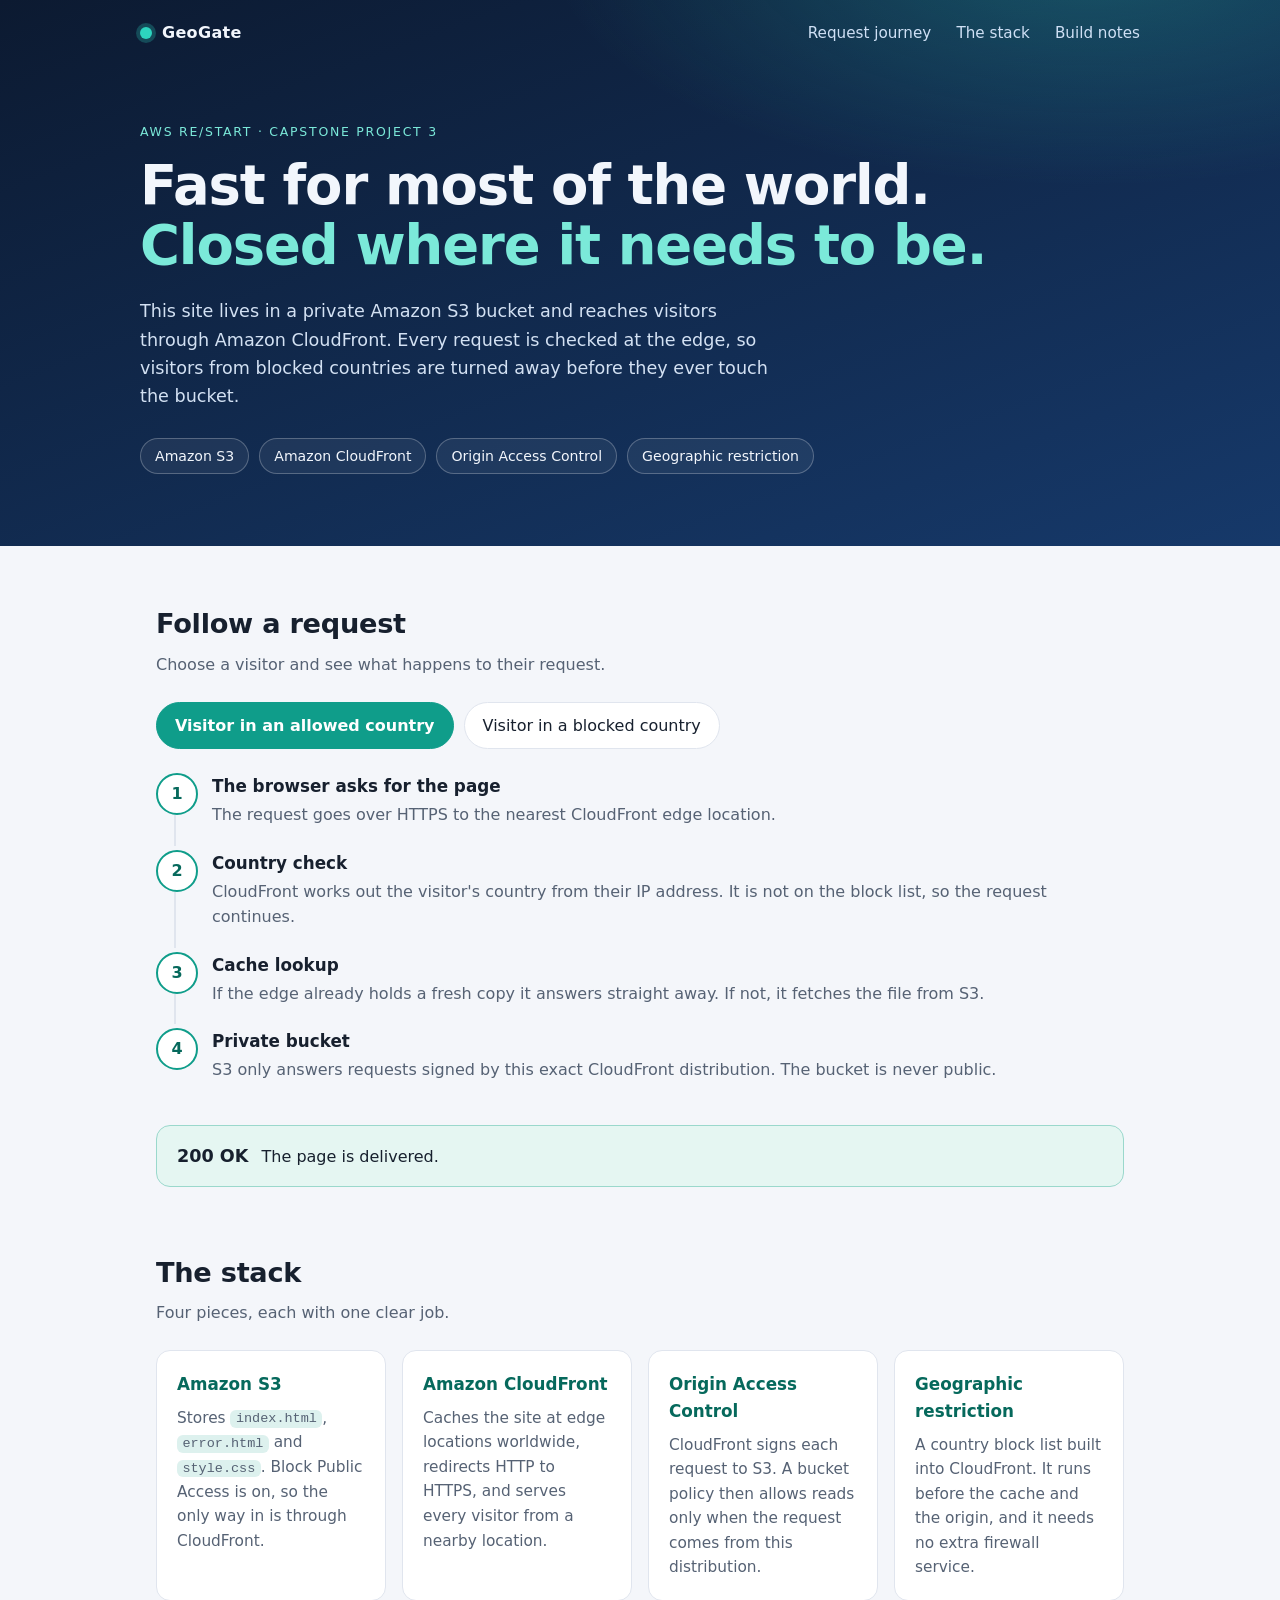
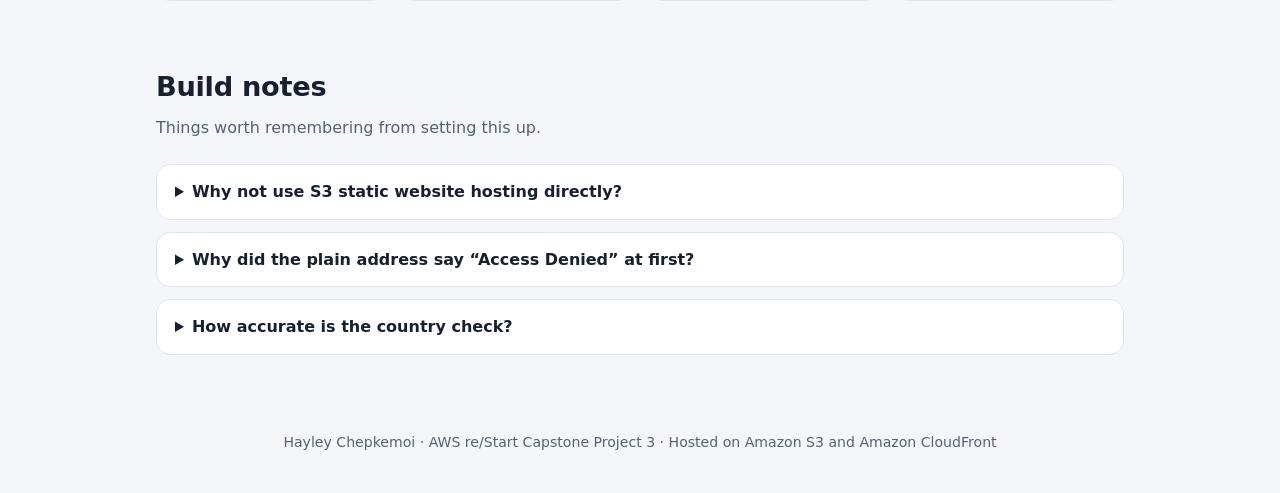
<file: index.html>
<!doctype html>
<html lang="en">
<head>
  <meta charset="utf-8">
  <meta name="viewport" content="width=device-width, initial-scale=1">
  <title>GeoGate | AWS Capstone 3</title>
  <meta name="description" content="A static website on a private Amazon S3 bucket, delivered by Amazon CloudFront with country-level access control.">
  <link rel="stylesheet" href="style.css">
</head>
<body>

<header class="hero">
  <nav class="top" aria-label="Main">
    <span class="brand"><span class="dot" aria-hidden="true"></span>GeoGate</span>
    <span class="links">
      <a href="#journey">Request journey</a>
      <a href="#stack">The stack</a>
      <a href="#notes">Build notes</a>
    </span>
  </nav>
  <div class="hero-inner">
    <p class="eyebrow">AWS re/Start &middot; Capstone Project 3</p>
    <h1>Fast for most of the world.<br><span>Closed where it needs to be.</span></h1>
    <p class="lede">
      This site lives in a private Amazon S3 bucket and reaches visitors through Amazon CloudFront.
      Every request is checked at the edge, so visitors from blocked countries are turned away
      before they ever touch the bucket.
    </p>
    <ul class="chips" aria-label="Services used">
      <li>Amazon S3</li>
      <li>Amazon CloudFront</li>
      <li>Origin Access Control</li>
      <li>Geographic restriction</li>
    </ul>
  </div>
</header>

<main>

  <section id="journey">
    <h2>Follow a request</h2>
    <p class="sub">Choose a visitor and see what happens to their request.</p>

    <div class="toggle" role="group" aria-label="Choose a visitor">
      <button type="button" data-case="allowed" aria-pressed="true">Visitor in an allowed country</button>
      <button type="button" data-case="blocked" aria-pressed="false">Visitor in a blocked country</button>
    </div>

    <div class="path" data-path="allowed">
      <ol class="steps">
        <li><h3>The browser asks for the page</h3><p>The request goes over HTTPS to the nearest CloudFront edge location.</p></li>
        <li><h3>Country check</h3><p>CloudFront works out the visitor's country from their IP address. It is not on the block list, so the request continues.</p></li>
        <li><h3>Cache lookup</h3><p>If the edge already holds a fresh copy it answers straight away. If not, it fetches the file from S3.</p></li>
        <li><h3>Private bucket</h3><p>S3 only answers requests signed by this exact CloudFront distribution. The bucket is never public.</p></li>
      </ol>
      <p class="result ok"><strong>200 OK</strong> The page is delivered.</p>
    </div>

    <div class="path" data-path="blocked" hidden>
      <ol class="steps">
        <li><h3>The browser asks for the page</h3><p>The request goes over HTTPS to the nearest CloudFront edge location.</p></li>
        <li><h3>Country check</h3><p>The visitor's country is on the block list.</p></li>
        <li><h3>Stopped at the edge</h3><p>CloudFront refuses the request. S3 is never contacted, so nothing is read from the bucket.</p></li>
      </ol>
      <p class="result no"><strong>403 Forbidden</strong> &ldquo;The Amazon CloudFront distribution is configured to block access from your country.&rdquo;</p>
    </div>
  </section>

  <section id="stack">
    <h2>The stack</h2>
    <p class="sub">Four pieces, each with one clear job.</p>
    <div class="cards">
      <article class="card">
        <h3>Amazon S3</h3>
        <p>Stores <code>index.html</code>, <code>error.html</code> and <code>style.css</code>. Block Public Access is on, so the only way in is through CloudFront.</p>
      </article>
      <article class="card">
        <h3>Amazon CloudFront</h3>
        <p>Caches the site at edge locations worldwide, redirects HTTP to HTTPS, and serves every visitor from a nearby location.</p>
      </article>
      <article class="card">
        <h3>Origin Access Control</h3>
        <p>CloudFront signs each request to S3. A bucket policy then allows reads only when the request comes from this distribution.</p>
      </article>
      <article class="card">
        <h3>Geographic restriction</h3>
        <p>A country block list built into CloudFront. It runs before the cache and the origin, and it needs no extra firewall service.</p>
      </article>
    </div>
  </section>

  <section id="notes">
    <h2>Build notes</h2>
    <p class="sub">Things worth remembering from setting this up.</p>
    <details>
      <summary>Why not use S3 static website hosting directly?</summary>
      <p>That mode needs a public bucket, serves plain HTTP only, and cannot filter by country. A private bucket with Origin Access Control fixes all three.</p>
    </details>
    <details>
      <summary>Why did the plain address say &ldquo;Access Denied&rdquo; at first?</summary>
      <p>CloudFront had no default root object. Asking for <code>/</code> made S3 look for a file with an empty name. Setting the default root object to <code>index.html</code> fixed it.</p>
    </details>
    <details>
      <summary>How accurate is the country check?</summary>
      <p>CloudFront infers the country from the visitor's IP address using a third-party database. It is very good but not perfect, and a VPN changes the answer, which is exactly how the block was tested.</p>
    </details>
  </section>

</main>

<footer>
  <p>Hayley Chepkemoi &middot; AWS re/Start Capstone Project 3 &middot; Hosted on Amazon S3 and Amazon CloudFront</p>
</footer>

<script>
  (function () {
    var buttons = document.querySelectorAll('[data-case]');
    var paths = document.querySelectorAll('.path');
    buttons.forEach(function (btn) {
      btn.addEventListener('click', function () {
        var chosen = btn.getAttribute('data-case');
        buttons.forEach(function (b) { b.setAttribute('aria-pressed', b === btn ? 'true' : 'false'); });
        paths.forEach(function (p) { p.hidden = p.getAttribute('data-path') !== chosen; });
      });
    });
  })();
</script>
</body>
</html>
</file>
<file: style.css>
:root {
  --bg: #f4f6fa;
  --surface: #ffffff;
  --text: #17202e;
  --muted: #566274;
  --line: #e0e5ee;
  --accent: #0f9d8a;
  --accent-ink: #06695c;
  --on-accent: #ffffff;
  --ok-bg: #e5f6f2;
  --ok-line: #9ad8cc;
  --no-bg: #fdeee6;
  --no-line: #f0b99b;
  --no-ink: #9a3d0b;
  --hero-a: #0c1a31;
  --hero-b: #16396a;
  --radius: 14px;
}

@media (prefers-color-scheme: dark) {
  :root {
    --bg: #0b111b;
    --surface: #131b28;
    --text: #e8edf5;
    --muted: #9aa7ba;
    --line: #243044;
    --accent: #2dd4bf;
    --accent-ink: #5eead4;
    --on-accent: #06211d;
    --ok-bg: #0e2926;
    --ok-line: #1c5a51;
    --no-bg: #2a1a10;
    --no-line: #6b3a1c;
    --no-ink: #fdba74;
  }
}

* { box-sizing: border-box; }

html { scroll-behavior: smooth; }

body {
  margin: 0;
  font-family: system-ui, -apple-system, "Segoe UI", Roboto, sans-serif;
  background: var(--bg);
  color: var(--text);
  line-height: 1.6;
}

code {
  font-family: ui-monospace, SFMono-Regular, Menlo, Consolas, monospace;
  font-size: .88em;
  background: color-mix(in srgb, var(--accent) 14%, transparent);
  padding: .1em .4em;
  border-radius: 6px;
}

/* ---------- hero ---------- */
.hero {
  color: #f2f6fc;
  background:
    radial-gradient(900px 400px at 85% -10%, rgba(45, 212, 191, .28), transparent 60%),
    linear-gradient(160deg, var(--hero-a), var(--hero-b));
  padding: 0 16px 72px;
}

.top {
  max-width: 1000px;
  margin: 0 auto;
  padding: 20px 0;
  display: flex;
  justify-content: space-between;
  align-items: center;
  gap: 16px;
  flex-wrap: wrap;
}

.brand { font-weight: 700; letter-spacing: .02em; display: inline-flex; align-items: center; gap: 10px; }
.dot { width: 12px; height: 12px; border-radius: 50%; background: #2dd4bf; box-shadow: 0 0 0 4px rgba(45, 212, 191, .25); }

.links a {
  color: #cfe0f5;
  text-decoration: none;
  margin-left: 20px;
  font-size: .95rem;
}
.links a:hover, .links a:focus-visible { color: #fff; text-decoration: underline; }

.hero-inner { max-width: 1000px; margin: 56px auto 0; }

.eyebrow {
  text-transform: uppercase;
  letter-spacing: .14em;
  font-size: .78rem;
  color: #7be9d9;
  margin: 0 0 14px;
}

h1 {
  font-size: clamp(2rem, 5.2vw, 3.4rem);
  line-height: 1.12;
  margin: 0 0 20px;
  letter-spacing: -.02em;
}
h1 span { color: #7be9d9; }

.lede { max-width: 640px; font-size: 1.1rem; color: #d3e1f3; margin: 0 0 28px; }

.chips { list-style: none; padding: 0; margin: 0; display: flex; flex-wrap: wrap; gap: 10px; }
.chips li {
  padding: 6px 14px;
  border: 1px solid rgba(255, 255, 255, .25);
  border-radius: 999px;
  font-size: .88rem;
  background: rgba(255, 255, 255, .06);
}

/* ---------- content ---------- */
main { max-width: 1000px; margin: 0 auto; padding: 0 16px; }

section { padding: 56px 0 8px; }

h2 { font-size: 1.7rem; margin: 0 0 6px; letter-spacing: -.01em; }
.sub { color: var(--muted); margin: 0 0 24px; }

.toggle { display: flex; flex-wrap: wrap; gap: 10px; margin-bottom: 24px; }
.toggle button {
  font: inherit;
  padding: 10px 18px;
  border-radius: 999px;
  border: 1px solid var(--line);
  background: var(--surface);
  color: var(--text);
  cursor: pointer;
}
.toggle button:hover { border-color: var(--accent); }
.toggle button:focus-visible { outline: 3px solid var(--accent); outline-offset: 2px; }
.toggle button[aria-pressed="true"] {
  background: var(--accent);
  color: var(--on-accent);
  border-color: var(--accent);
  font-weight: 600;
}

.path[hidden] { display: none; }

.steps { list-style: none; counter-reset: step; margin: 0 0 20px; padding: 0; }
.steps li {
  counter-increment: step;
  position: relative;
  padding: 0 0 22px 56px;
}
.steps li::before {
  content: counter(step);
  position: absolute;
  left: 0; top: 0;
  width: 38px; height: 38px;
  display: grid; place-items: center;
  border-radius: 50%;
  background: var(--surface);
  border: 2px solid var(--accent);
  color: var(--accent-ink);
  font-weight: 700;
}
.steps li:not(:last-child)::after {
  content: "";
  position: absolute;
  left: 18px; top: 42px; bottom: 4px;
  width: 2px;
  background: var(--line);
}
.steps h3 { margin: 0 0 2px; font-size: 1.05rem; }
.steps p { margin: 0; color: var(--muted); }

.result {
  margin: 0;
  padding: 16px 20px;
  border-radius: var(--radius);
  border: 1px solid;
}
.result strong { display: inline-block; margin-right: 8px; font-size: 1.1rem; }
.result.ok { background: var(--ok-bg); border-color: var(--ok-line); }
.result.no { background: var(--no-bg); border-color: var(--no-line); color: var(--no-ink); }

.cards { display: grid; gap: 16px; grid-template-columns: repeat(auto-fit, minmax(220px, 1fr)); }
.card {
  background: var(--surface);
  border: 1px solid var(--line);
  border-radius: var(--radius);
  padding: 20px;
}
.card h3 { margin: 0 0 8px; font-size: 1.05rem; color: var(--accent-ink); }
.card p { margin: 0; color: var(--muted); font-size: .96rem; }

details {
  background: var(--surface);
  border: 1px solid var(--line);
  border-radius: var(--radius);
  padding: 14px 18px;
  margin-bottom: 12px;
}
summary { cursor: pointer; font-weight: 600; }
summary:focus-visible { outline: 3px solid var(--accent); outline-offset: 4px; border-radius: 4px; }
details p { margin: 10px 0 0; color: var(--muted); }

footer {
  text-align: center;
  color: var(--muted);
  font-size: .88rem;
  padding: 56px 16px 40px;
}
footer p { margin: 0; }

/* ---------- error page ---------- */
.err {
  min-height: 100vh;
  display: grid;
  place-items: center;
  padding: 24px 16px;
  background:
    radial-gradient(800px 400px at 80% -10%, rgba(45, 212, 191, .22), transparent 60%),
    linear-gradient(160deg, var(--hero-a), var(--hero-b));
}
.err-card {
  max-width: 520px;
  background: var(--surface);
  border-radius: var(--radius);
  padding: 36px 32px;
  text-align: center;
  box-shadow: 0 10px 40px rgba(0, 0, 0, .35);
}
.err-card .code { font-size: 3.2rem; font-weight: 800; color: var(--accent-ink); margin: 0; letter-spacing: -.02em; }
.err-card h1 { font-size: 1.5rem; color: var(--text); margin: 4px 0 12px; }
.err-card p { color: var(--muted); margin: 0 0 20px; }
.err-card a {
  display: inline-block;
  padding: 10px 20px;
  border-radius: 999px;
  background: var(--accent);
  color: var(--on-accent);
  text-decoration: none;
  font-weight: 600;
}

@media (max-width: 560px) {
  .links a { margin: 0 16px 0 0; }
  .hero-inner { margin-top: 36px; }
  .steps li { padding-left: 50px; }
}

@media (prefers-reduced-motion: reduce) {
  html { scroll-behavior: auto; }
}
</file>
